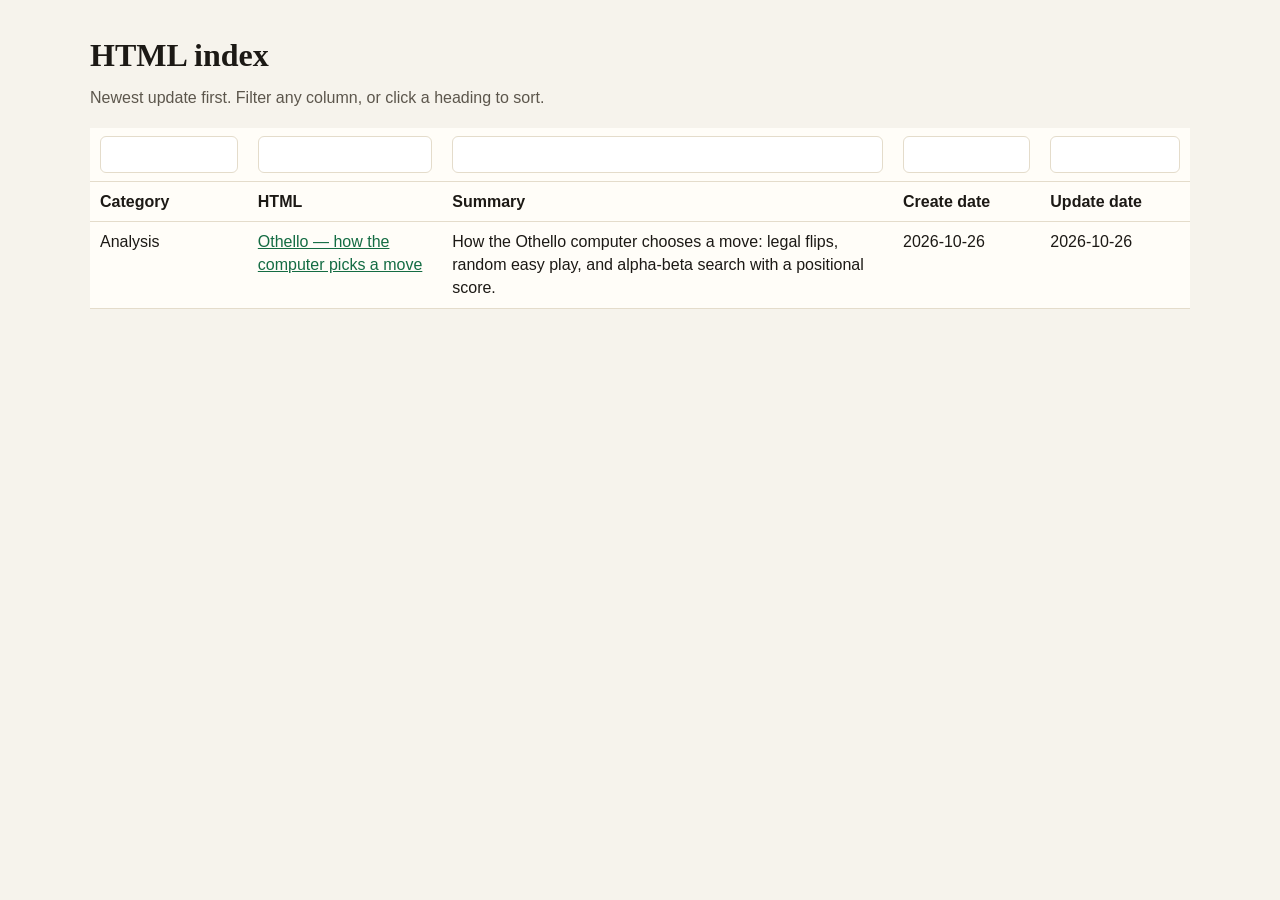
<file: index.html>
<!DOCTYPE html>
<html lang="en">
<head>
  <meta charset="utf-8">
  <meta name="viewport" content="width=device-width, initial-scale=1">
  <title>HTML index</title>
  <style>
    :root { color-scheme: light; }
    body {
      margin: 0;
      font: 16px/1.45 "Segoe UI", "Helvetica Neue", sans-serif;
      color: #1c1915;
      background: #f6f3ec;
    }
    main { max-width: 1100px; margin: 0 auto; padding: 32px 20px 48px; }
    h1 { font-family: Georgia, serif; font-weight: 600; margin: 0 0 8px; }
    p.note { margin: 0 0 18px; color: #5c564c; }
    table { width: 100%; border-collapse: collapse; background: #fffdf8; }
    th, td { border-bottom: 1px solid #e4dccb; padding: 8px 10px; text-align: left; vertical-align: top; }
    th { cursor: pointer; user-select: none; }
    th button {
      all: unset;
      cursor: pointer;
      font-weight: 700;
    }
    input {
      width: 100%;
      box-sizing: border-box;
      padding: 6px 8px;
      border: 1px solid #e4dccb;
      border-radius: 6px;
      font: inherit;
    }
    a { color: #146c43; }
    .filters th { cursor: default; font-weight: 400; }
  </style>
</head>
<body>
  <main>
    <h1>HTML index</h1>
    <p class="note">Newest update first. Filter any column, or click a heading to sort.</p>
    <table id="pages">
      <thead>
        <tr class="filters">
          <th><input aria-label="Filter category" data-col="0"></th>
          <th><input aria-label="Filter HTML" data-col="1"></th>
          <th><input aria-label="Filter summary" data-col="2"></th>
          <th><input aria-label="Filter create date" data-col="3"></th>
          <th><input aria-label="Filter update date" data-col="4"></th>
        </tr>
        <tr>
          <th><button type="button" data-sort="0">Category</button></th>
          <th><button type="button" data-sort="1">HTML</button></th>
          <th><button type="button" data-sort="2">Summary</button></th>
          <th><button type="button" data-sort="3">Create date</button></th>
          <th><button type="button" data-sort="4">Update date</button></th>
        </tr>
      </thead>
      <tbody>
        <tr>
          <td>Analysis</td>
          <td><a href="othello-best-move.html">Othello — how the computer picks a move</a></td>
          <td>How the Othello computer chooses a move: legal flips, random easy play, and alpha-beta search with a positional score.</td>
          <td>2026-10-26</td>
          <td>2026-10-26</td>
        </tr>
      </tbody>
    </table>
  </main>
  <script>
    const table = document.getElementById("pages");
    const tbody = table.tBodies[0];
    const filters = [...table.querySelectorAll("input[data-col]")];
    let sortCol = 4;
    let sortAsc = false;

    function cellText(row, col) {
      return row.cells[col].textContent.trim().toLowerCase();
    }

    function apply() {
      const rows = [...tbody.rows];
      const terms = filters.map((input) => input.value.trim().toLowerCase());
      rows.sort((a, b) => {
        const left = cellText(a, sortCol);
        const right = cellText(b, sortCol);
        const order = left < right ? -1 : left > right ? 1 : 0;
        return sortAsc ? order : -order;
      });
      for (const row of rows) {
        const visible = terms.every((term, index) => !term || cellText(row, index).includes(term));
        row.hidden = !visible;
        tbody.append(row);
      }
    }

    filters.forEach((input) => input.addEventListener("input", apply));
    table.querySelectorAll("button[data-sort]").forEach((button) => {
      button.addEventListener("click", () => {
        const col = Number(button.dataset.sort);
        if (sortCol === col) {
          sortAsc = !sortAsc;
        } else {
          sortCol = col;
          sortAsc = col >= 3 ? false : true;
        }
        apply();
      });
    });
    apply();
  </script>
</body>
</html>
</file>
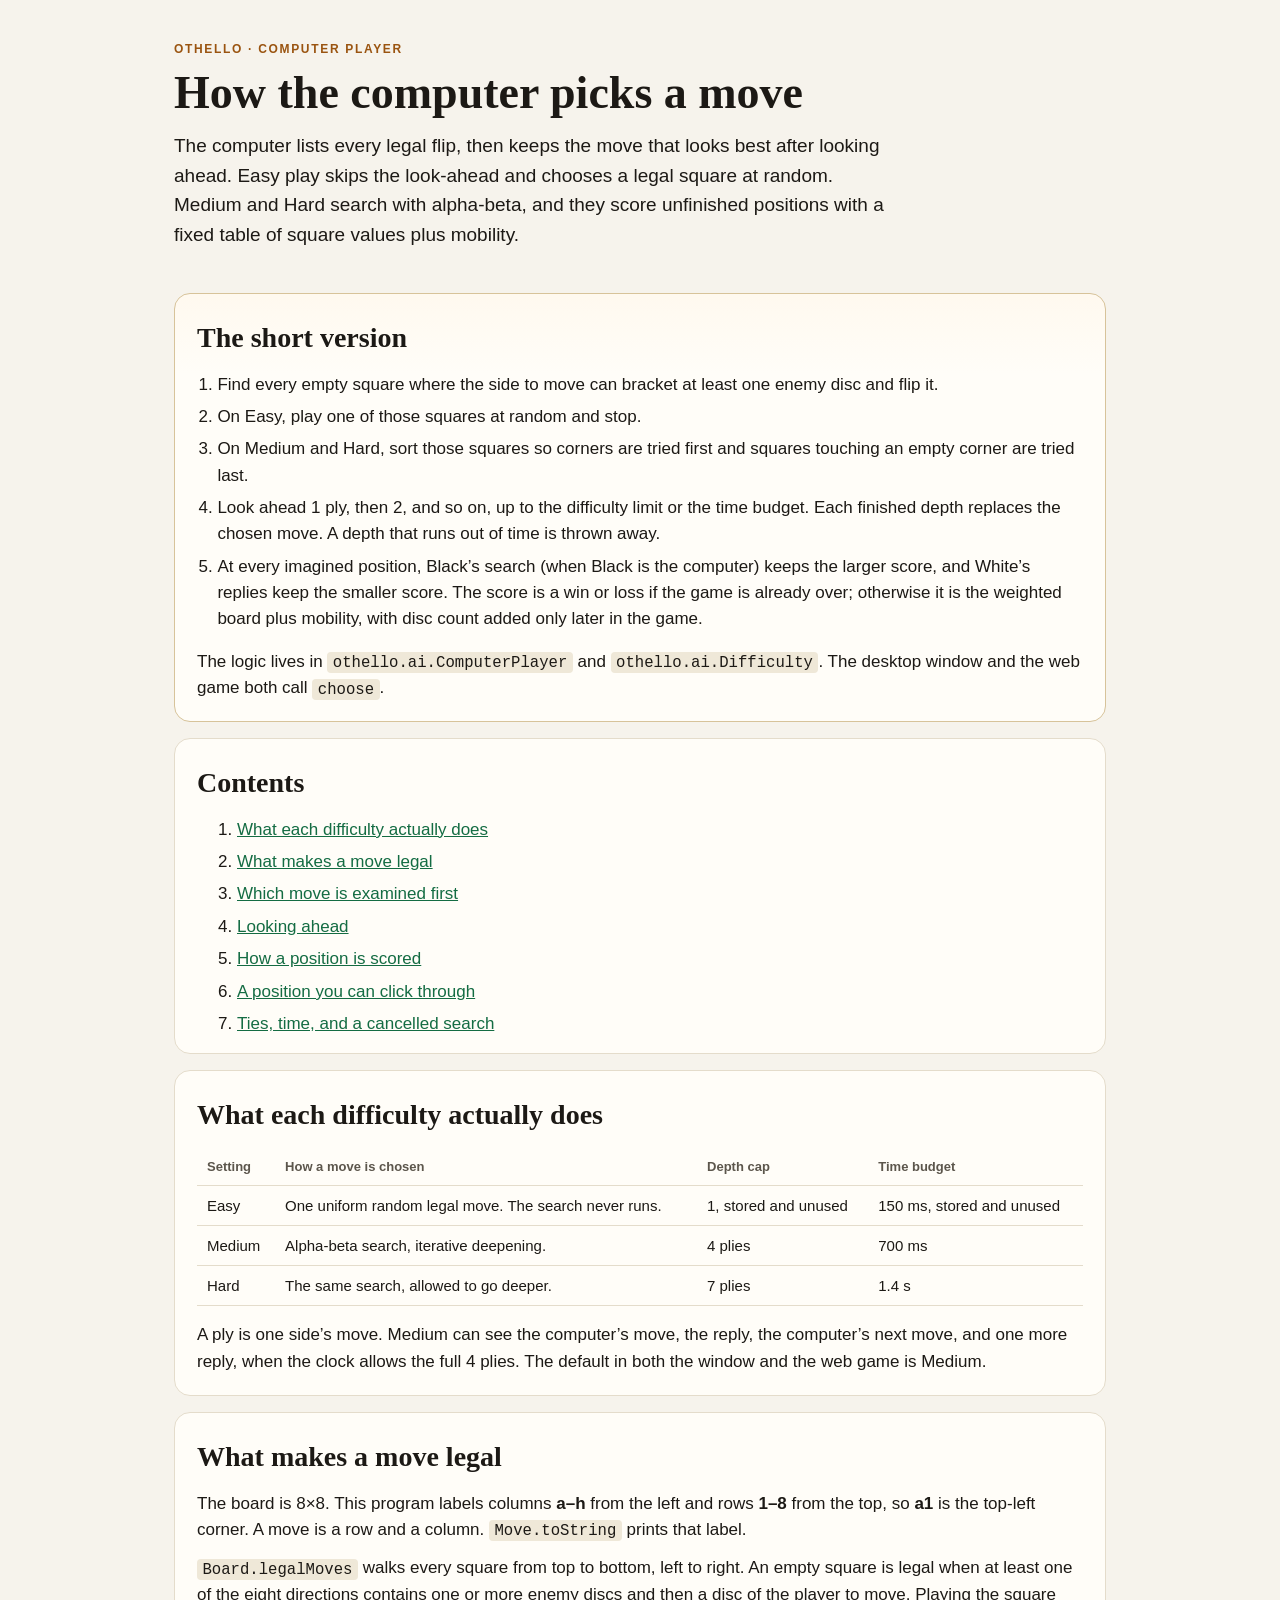
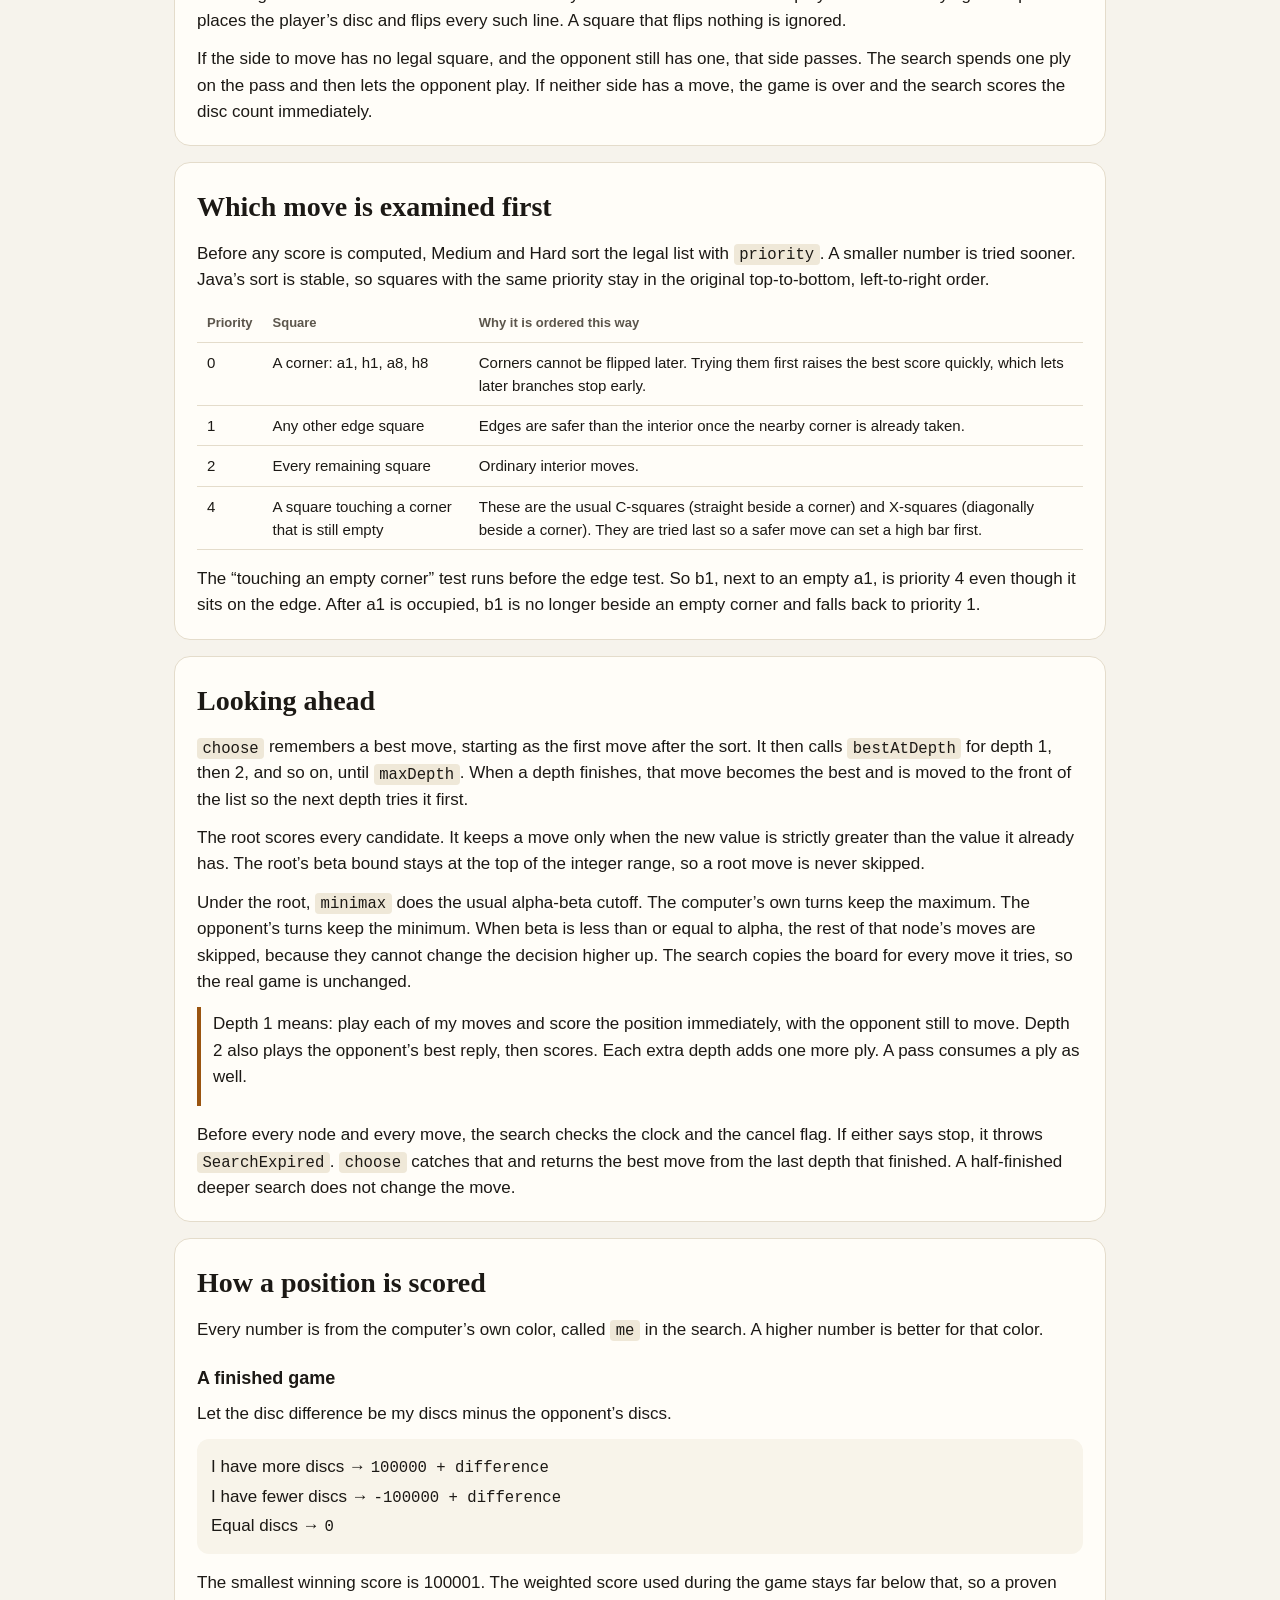
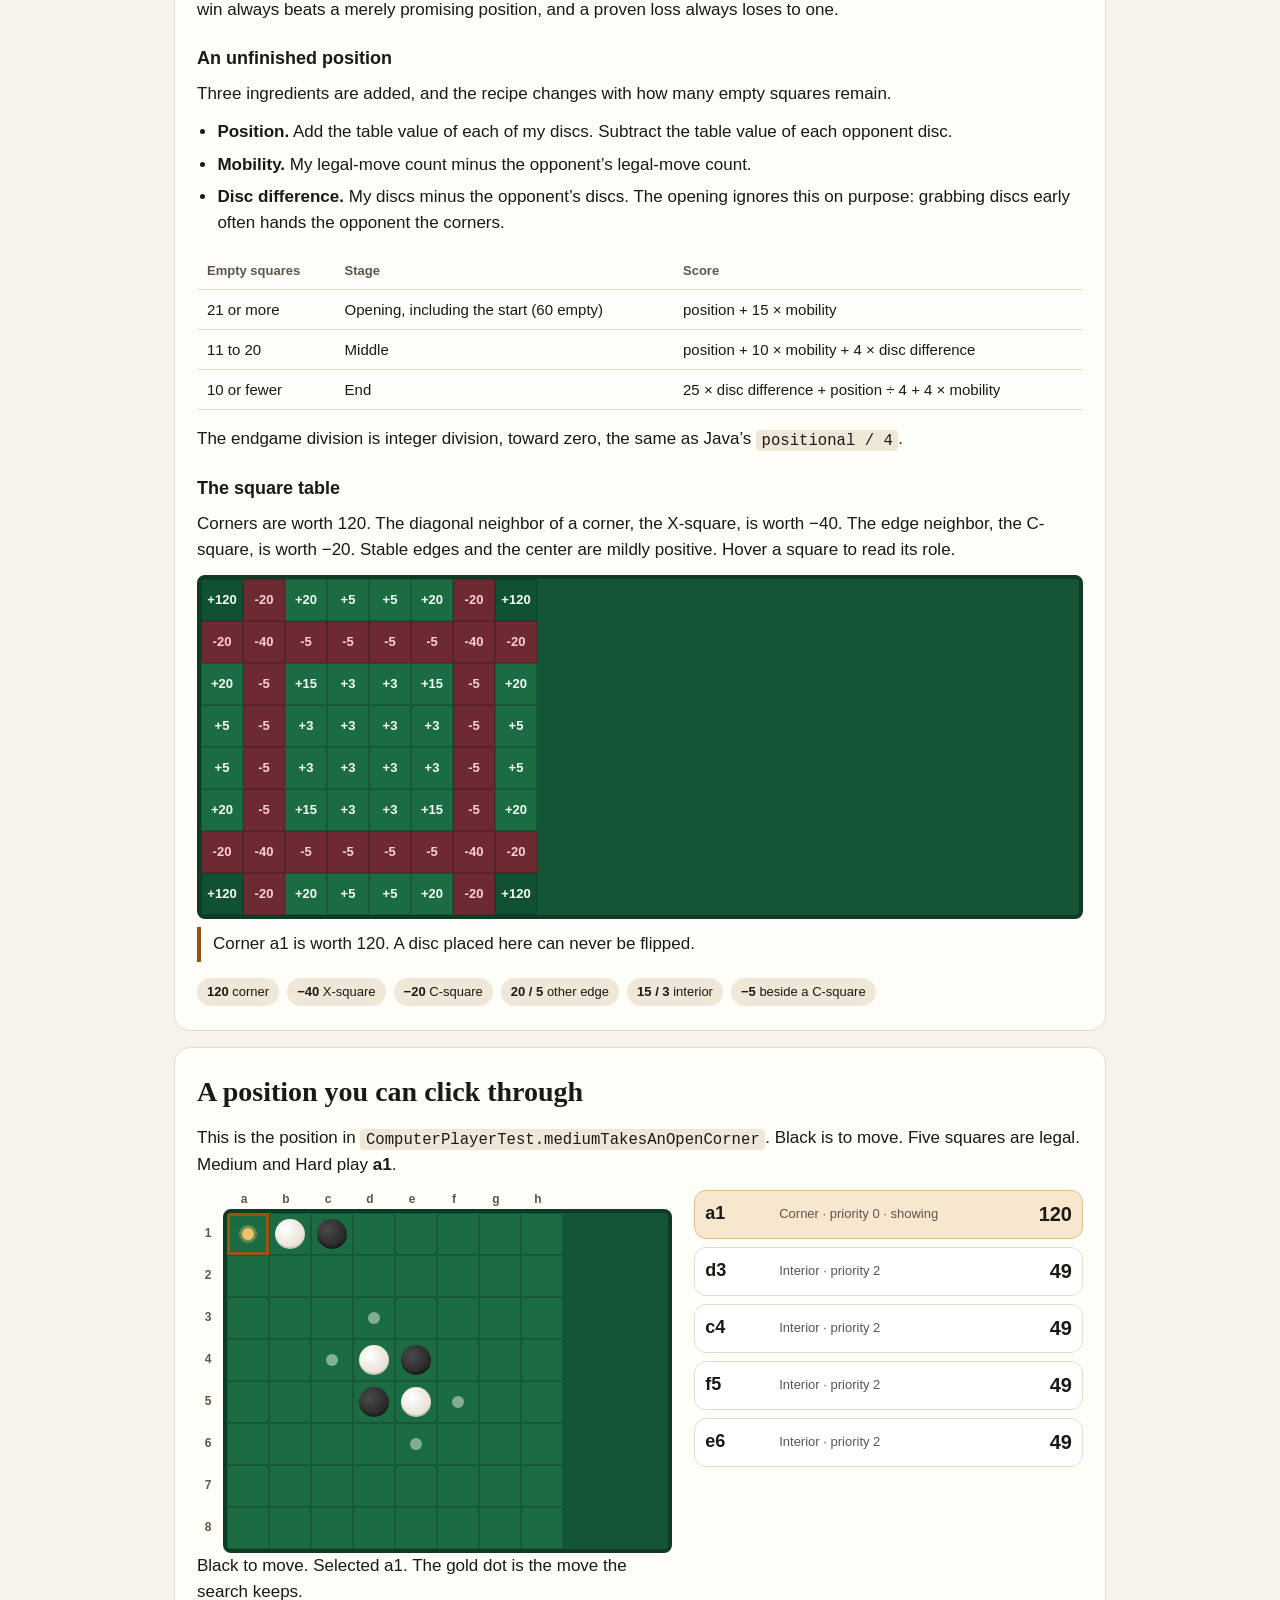
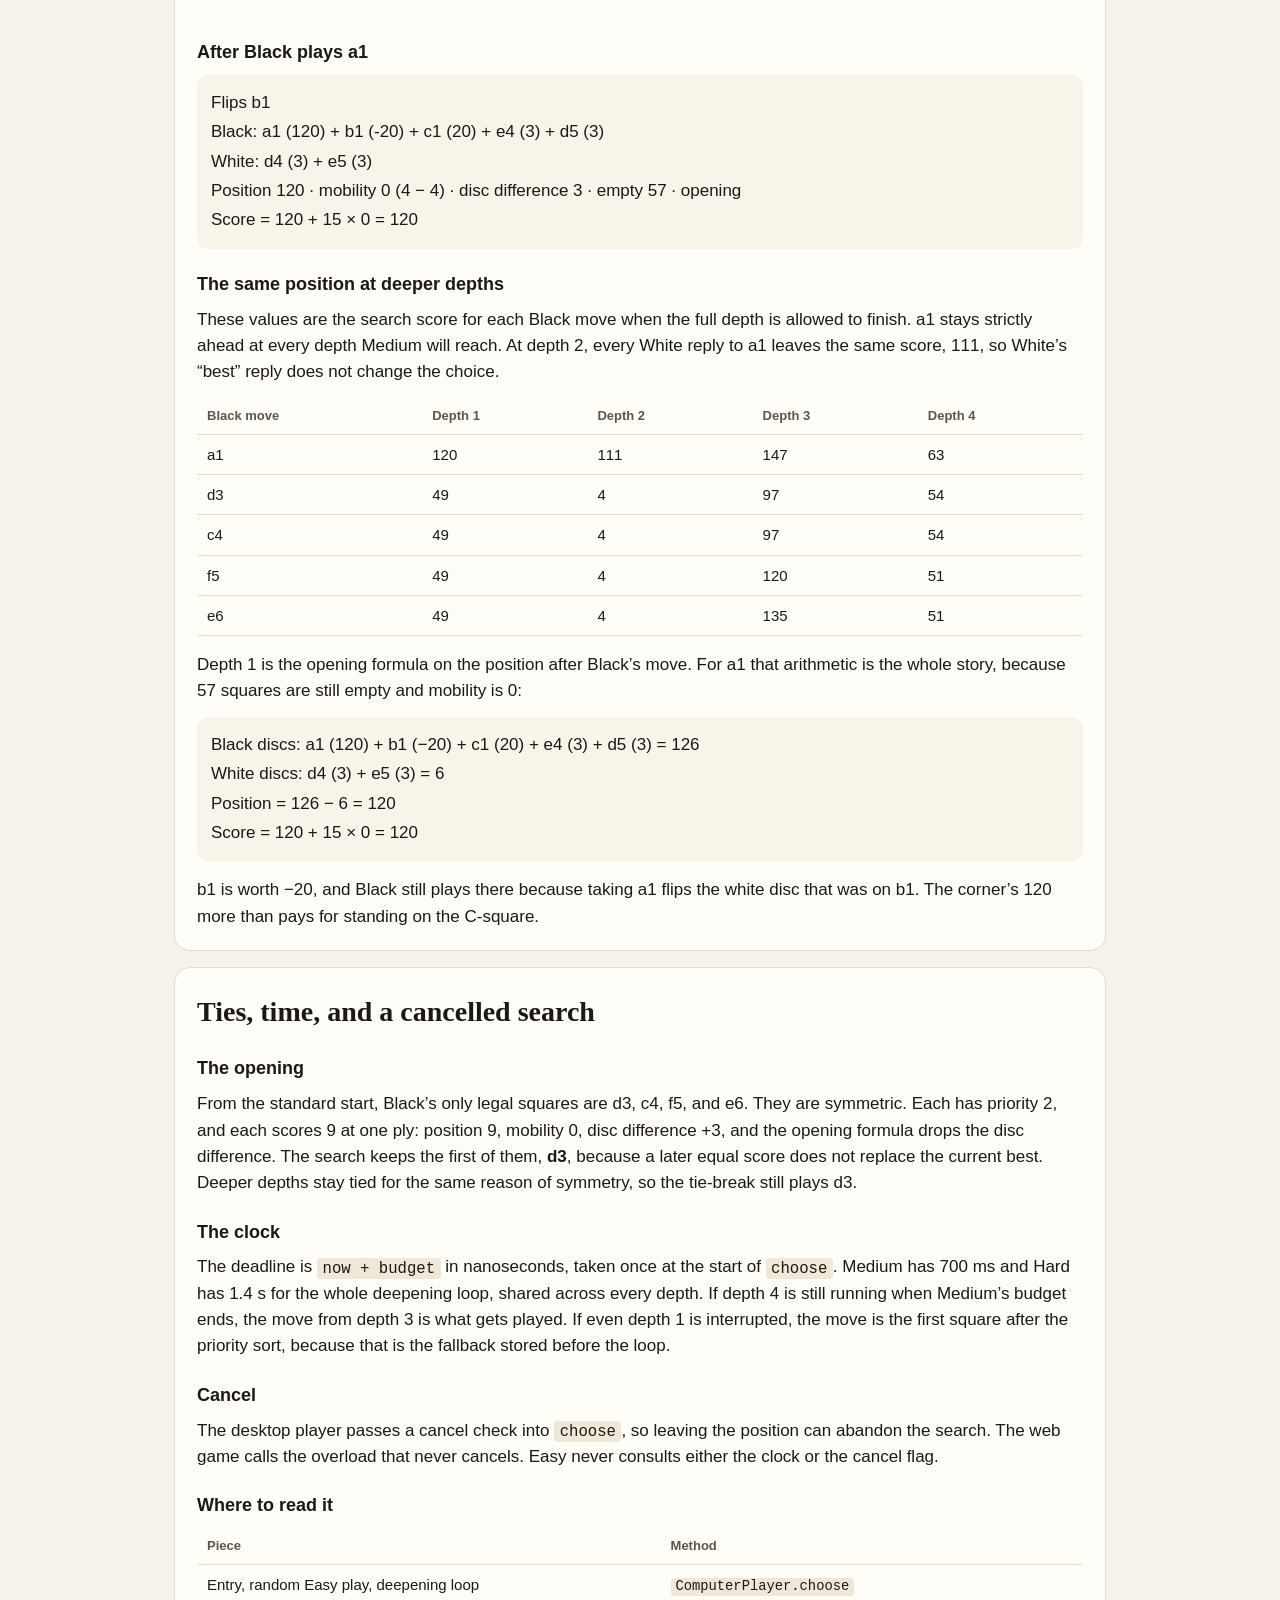
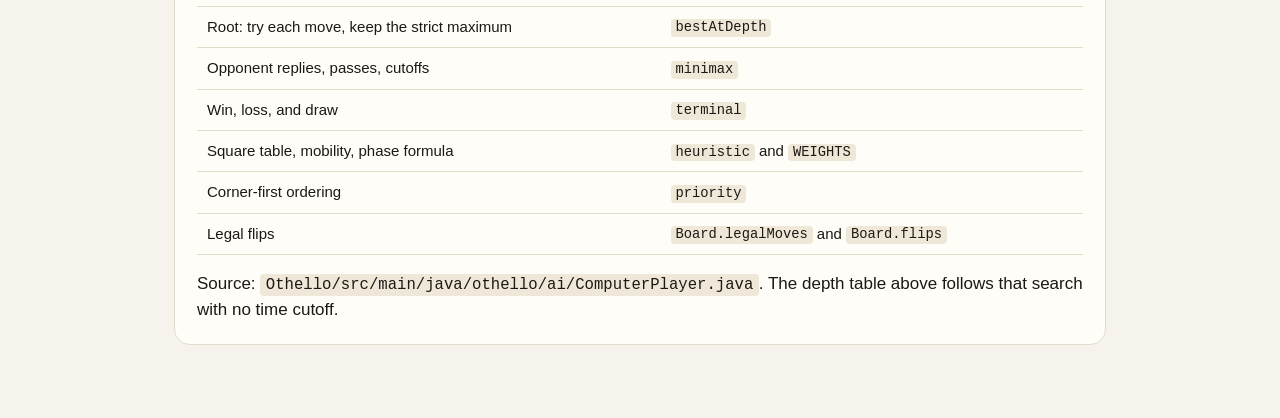
<file: othello-best-move.html>
<!DOCTYPE html>
<html lang="en">
<head>
  <meta charset="utf-8">
  <meta name="viewport" content="width=device-width, initial-scale=1">
  <title>Othello — how the computer picks a move</title>
  <!-- created: 2026-10-26 -->
  <!-- updated: 2026-10-26 -->
  <style>
    :root {
      --ink: #1c1915;
      --muted: #5c564c;
      --paper: #f6f3ec;
      --card: #fffdf8;
      --line: #e4dccb;
      --felt: #1b6b43;
      --felt-dark: #145536;
      --black: #171717;
      --white: #f7f3ea;
      --amber: #9a5410;
      --amber-bg: #f8e7cf;
      --good: #146c43;
      --bad: #8f2d2d;
      --chip: #efe8d8;
    }
    * { box-sizing: border-box; }
    html { scroll-behavior: smooth; }
    body {
      margin: 0;
      color: var(--ink);
      background:
        radial-gradient(1200px 480px at 10% -10%, #efe4cc 0%, transparent 60%),
        var(--paper);
      font: 17px/1.55 "Segoe UI", "Helvetica Neue", sans-serif;
    }
    a { color: var(--good); }
    header.page {
      max-width: 980px;
      margin: 0 auto;
      padding: 40px 24px 8px;
    }
    header.page p.kicker {
      margin: 0 0 8px;
      letter-spacing: 0.14em;
      text-transform: uppercase;
      font-size: 12px;
      color: var(--amber);
      font-weight: 700;
    }
    h1 {
      font-family: Georgia, "Iowan Old Style", serif;
      font-weight: 600;
      font-size: clamp(32px, 5vw, 46px);
      line-height: 1.15;
      margin: 0 0 12px;
    }
    h2 {
      font-family: Georgia, "Iowan Old Style", serif;
      font-weight: 600;
      font-size: 28px;
      margin: 0 0 12px;
    }
    h3 { margin: 22px 0 8px; font-size: 18px; }
    p { margin: 0 0 12px; }
    .lede { font-size: 19px; max-width: 68ch; }
    main {
      max-width: 980px;
      margin: 0 auto;
      padding: 8px 24px 64px;
    }
    section {
      background: var(--card);
      border: 1px solid var(--line);
      border-radius: 16px;
      padding: 22px 22px 8px;
      margin: 16px 0;
    }
    .answer {
      border-color: #d7c39a;
      background: linear-gradient(180deg, #fff9ef, var(--card) 80px);
    }
    ol.steps, ul { margin: 8px 0 16px; padding-left: 1.2em; }
    li { margin: 6px 0; }
    code, .mono {
      font-family: "SFMono-Regular", ui-monospace, Consolas, monospace;
      font-size: 0.92em;
    }
    code {
      background: var(--chip);
      padding: 0.1em 0.35em;
      border-radius: 4px;
    }
    table.data {
      width: 100%;
      border-collapse: collapse;
      margin: 8px 0 16px;
      font-size: 15px;
    }
    table.data th, table.data td {
      text-align: left;
      padding: 8px 10px;
      border-bottom: 1px solid var(--line);
      vertical-align: top;
    }
    table.data th { color: var(--muted); font-weight: 650; font-size: 13px; }
    .grid-2 {
      display: grid;
      grid-template-columns: 1.1fr 0.9fr;
      gap: 22px;
      align-items: start;
    }
    @media (max-width: 800px) {
      .grid-2 { grid-template-columns: 1fr; }
    }
    .board-wrap { display: inline-block; }
    .coords {
      display: grid;
      grid-template-columns: 22px auto;
      gap: 4px;
      align-items: center;
    }
    .files, .ranks {
      display: grid;
      color: var(--muted);
      font-size: 12px;
      font-weight: 700;
    }
    .files { grid-template-columns: repeat(8, 42px); text-align: center; margin-left: 26px; }
    .ranks { grid-template-rows: repeat(8, 42px); align-items: center; justify-items: center; }
    .board {
      display: grid;
      grid-template-columns: repeat(8, 42px);
      grid-template-rows: repeat(8, 42px);
      background: var(--felt-dark);
      border: 4px solid #0e3b26;
      border-radius: 8px;
      overflow: hidden;
    }
    .sq {
      width: 42px;
      height: 42px;
      background: var(--felt);
      border: 1px solid rgba(0,0,0,0.18);
      display: grid;
      place-items: center;
      position: relative;
      padding: 0;
      font: inherit;
      color: inherit;
    }
    button.sq { cursor: pointer; }
    button.sq:hover { background: #228655; }
    button.sq.picked { outline: 3px solid var(--amber); outline-offset: -3px; }
    .disc {
      width: 30px;
      height: 30px;
      border-radius: 50%;
      box-shadow: inset 0 -3px 0 rgba(0,0,0,0.25);
    }
    .disc.B { background: radial-gradient(circle at 35% 35%, #4a4a4a, var(--black)); }
    .disc.W { background: radial-gradient(circle at 35% 35%, #fff, #ddd4c2); box-shadow: inset 0 -2px 0 rgba(0,0,0,0.12); }
    .hint {
      width: 12px;
      height: 12px;
      border-radius: 50%;
      background: rgba(255,255,255,0.45);
    }
    .hint.best { background: #f0c36a; box-shadow: 0 0 0 3px rgba(240,195,106,0.35); }
    .weights .sq {
      font-size: 13px;
      font-weight: 700;
      color: #f4fff8;
      cursor: default;
    }
    .weights .sq.neg { color: #ffd0d0; background: #6d2a32; }
    .weights .sq.pos { background: #1b6b43; }
    .weights .sq.hot { background: #0f5132; }
    .weights .sq:hover { filter: brightness(1.15); }
    .legend { display: flex; flex-wrap: wrap; gap: 8px; margin: 8px 0 16px; }
    .tag {
      background: var(--chip);
      border-radius: 999px;
      padding: 4px 10px;
      font-size: 13px;
    }
    .tag strong { font-variant-numeric: tabular-nums; }
    .cards { display: grid; gap: 8px; }
    .move-card {
      display: grid;
      grid-template-columns: 64px 1fr auto;
      gap: 10px;
      align-items: center;
      width: 100%;
      text-align: left;
      border: 1px solid var(--line);
      background: #fff;
      border-radius: 12px;
      padding: 8px 10px;
      cursor: pointer;
      font: inherit;
      color: inherit;
    }
    .move-card.best {
      border-color: #e2c089;
      background: var(--amber-bg);
    }
    .move-card .name { font-weight: 750; font-size: 18px; }
    .move-card .sub { color: var(--muted); font-size: 13px; }
    .score {
      font-variant-numeric: tabular-nums;
      font-weight: 750;
      font-size: 20px;
    }
    .math {
      background: #f8f4ea;
      border-radius: 12px;
      padding: 12px 14px;
      margin: 8px 0 16px;
      font-variant-numeric: tabular-nums;
    }
    .math div { margin: 3px 0; }
    .callout {
      border-left: 4px solid var(--amber);
      padding: 4px 0 4px 12px;
      margin: 8px 0 16px;
      color: var(--ink);
    }
    nav.toc ol { margin: 0 0 8px; }
    footer.note { color: var(--muted); font-size: 14px; margin-top: 8px; }
  </style>
</head>
<body>
  <header class="page">
    <p class="kicker">Othello · computer player</p>
    <h1>How the computer picks a move</h1>
    <p class="lede">The computer lists every legal flip, then keeps the move that looks best after looking ahead. Easy play skips the look-ahead and chooses a legal square at random. Medium and Hard search with alpha-beta, and they score unfinished positions with a fixed table of square values plus mobility.</p>
  </header>
  <main>
    <section class="answer" id="answer">
      <h2>The short version</h2>
      <ol class="steps">
        <li>Find every empty square where the side to move can bracket at least one enemy disc and flip it.</li>
        <li>On Easy, play one of those squares at random and stop.</li>
        <li>On Medium and Hard, sort those squares so corners are tried first and squares touching an empty corner are tried last.</li>
        <li>Look ahead 1 ply, then 2, and so on, up to the difficulty limit or the time budget. Each finished depth replaces the chosen move. A depth that runs out of time is thrown away.</li>
        <li>At every imagined position, Black’s search (when Black is the computer) keeps the larger score, and White’s replies keep the smaller score. The score is a win or loss if the game is already over; otherwise it is the weighted board plus mobility, with disc count added only later in the game.</li>
      </ol>
      <p>The logic lives in <code>othello.ai.ComputerPlayer</code> and <code>othello.ai.Difficulty</code>. The desktop window and the web game both call <code>choose</code>.</p>
    </section>

    <section id="contents">
      <h2>Contents</h2>
      <nav class="toc">
        <ol>
          <li><a href="#difficulty">What each difficulty actually does</a></li>
          <li><a href="#legal">What makes a move legal</a></li>
          <li><a href="#order">Which move is examined first</a></li>
          <li><a href="#search">Looking ahead</a></li>
          <li><a href="#score">How a position is scored</a></li>
          <li><a href="#example">A position you can click through</a></li>
          <li><a href="#ties">Ties, time, and a cancelled search</a></li>
        </ol>
      </nav>
    </section>

    <section id="difficulty">
      <h2>What each difficulty actually does</h2>
      <table class="data">
        <thead>
          <tr>
            <th>Setting</th>
            <th>How a move is chosen</th>
            <th>Depth cap</th>
            <th>Time budget</th>
          </tr>
        </thead>
        <tbody>
          <tr>
            <td>Easy</td>
            <td>One uniform random legal move. The search never runs.</td>
            <td>1, stored and unused</td>
            <td>150 ms, stored and unused</td>
          </tr>
          <tr>
            <td>Medium</td>
            <td>Alpha-beta search, iterative deepening.</td>
            <td>4 plies</td>
            <td>700 ms</td>
          </tr>
          <tr>
            <td>Hard</td>
            <td>The same search, allowed to go deeper.</td>
            <td>7 plies</td>
            <td>1.4 s</td>
          </tr>
        </tbody>
      </table>
      <p>A ply is one side’s move. Medium can see the computer’s move, the reply, the computer’s next move, and one more reply, when the clock allows the full 4 plies. The default in both the window and the web game is Medium.</p>
    </section>

    <section id="legal">
      <h2>What makes a move legal</h2>
      <p>The board is 8×8. This program labels columns <strong>a–h</strong> from the left and rows <strong>1–8</strong> from the top, so <strong>a1</strong> is the top-left corner. A move is a row and a column. <code>Move.toString</code> prints that label.</p>
      <p><code>Board.legalMoves</code> walks every square from top to bottom, left to right. An empty square is legal when at least one of the eight directions contains one or more enemy discs and then a disc of the player to move. Playing the square places the player’s disc and flips every such line. A square that flips nothing is ignored.</p>
      <p>If the side to move has no legal square, and the opponent still has one, that side passes. The search spends one ply on the pass and then lets the opponent play. If neither side has a move, the game is over and the search scores the disc count immediately.</p>
    </section>

    <section id="order">
      <h2>Which move is examined first</h2>
      <p>Before any score is computed, Medium and Hard sort the legal list with <code>priority</code>. A smaller number is tried sooner. Java’s sort is stable, so squares with the same priority stay in the original top-to-bottom, left-to-right order.</p>
      <table class="data">
        <thead>
          <tr><th>Priority</th><th>Square</th><th>Why it is ordered this way</th></tr>
        </thead>
        <tbody>
          <tr><td>0</td><td>A corner: a1, h1, a8, h8</td><td>Corners cannot be flipped later. Trying them first raises the best score quickly, which lets later branches stop early.</td></tr>
          <tr><td>1</td><td>Any other edge square</td><td>Edges are safer than the interior once the nearby corner is already taken.</td></tr>
          <tr><td>2</td><td>Every remaining square</td><td>Ordinary interior moves.</td></tr>
          <tr><td>4</td><td>A square touching a corner that is still empty</td><td>These are the usual C-squares (straight beside a corner) and X-squares (diagonally beside a corner). They are tried last so a safer move can set a high bar first.</td></tr>
        </tbody>
      </table>
      <p>The “touching an empty corner” test runs before the edge test. So b1, next to an empty a1, is priority 4 even though it sits on the edge. After a1 is occupied, b1 is no longer beside an empty corner and falls back to priority 1.</p>
    </section>

    <section id="search">
      <h2>Looking ahead</h2>
      <p><code>choose</code> remembers a best move, starting as the first move after the sort. It then calls <code>bestAtDepth</code> for depth 1, then 2, and so on, until <code>maxDepth</code>. When a depth finishes, that move becomes the best and is moved to the front of the list so the next depth tries it first.</p>
      <p>The root scores every candidate. It keeps a move only when the new value is strictly greater than the value it already has. The root’s beta bound stays at the top of the integer range, so a root move is never skipped.</p>
      <p>Under the root, <code>minimax</code> does the usual alpha-beta cutoff. The computer’s own turns keep the maximum. The opponent’s turns keep the minimum. When beta is less than or equal to alpha, the rest of that node’s moves are skipped, because they cannot change the decision higher up. The search copies the board for every move it tries, so the real game is unchanged.</p>
      <div class="callout">
        <p>Depth 1 means: play each of my moves and score the position immediately, with the opponent still to move. Depth 2 also plays the opponent’s best reply, then scores. Each extra depth adds one more ply. A pass consumes a ply as well.</p>
      </div>
      <p>Before every node and every move, the search checks the clock and the cancel flag. If either says stop, it throws <code>SearchExpired</code>. <code>choose</code> catches that and returns the best move from the last depth that finished. A half-finished deeper search does not change the move.</p>
    </section>

    <section id="score">
      <h2>How a position is scored</h2>
      <p>Every number is from the computer’s own color, called <code>me</code> in the search. A higher number is better for that color.</p>
      <h3>A finished game</h3>
      <p>Let the disc difference be my discs minus the opponent’s discs.</p>
      <div class="math">
        <div>I have more discs → <span class="mono">100000 + difference</span></div>
        <div>I have fewer discs → <span class="mono">-100000 + difference</span></div>
        <div>Equal discs → <span class="mono">0</span></div>
      </div>
      <p>The smallest winning score is 100001. The weighted score used during the game stays far below that, so a proven win always beats a merely promising position, and a proven loss always loses to one.</p>
      <h3>An unfinished position</h3>
      <p>Three ingredients are added, and the recipe changes with how many empty squares remain.</p>
      <ul>
        <li><strong>Position.</strong> Add the table value of each of my discs. Subtract the table value of each opponent disc.</li>
        <li><strong>Mobility.</strong> My legal-move count minus the opponent’s legal-move count.</li>
        <li><strong>Disc difference.</strong> My discs minus the opponent’s discs. The opening ignores this on purpose: grabbing discs early often hands the opponent the corners.</li>
      </ul>
      <table class="data">
        <thead>
          <tr><th>Empty squares</th><th>Stage</th><th>Score</th></tr>
        </thead>
        <tbody>
          <tr><td>21 or more</td><td>Opening, including the start (60 empty)</td><td>position + 15 × mobility</td></tr>
          <tr><td>11 to 20</td><td>Middle</td><td>position + 10 × mobility + 4 × disc difference</td></tr>
          <tr><td>10 or fewer</td><td>End</td><td>25 × disc difference + position ÷ 4 + 4 × mobility</td></tr>
        </tbody>
      </table>
      <p>The endgame division is integer division, toward zero, the same as Java’s <code>positional / 4</code>.</p>
      <h3>The square table</h3>
      <p>Corners are worth 120. The diagonal neighbor of a corner, the X-square, is worth −40. The edge neighbor, the C-square, is worth −20. Stable edges and the center are mildly positive. Hover a square to read its role.</p>
      <div class="board-wrap weights" id="weight-board"></div>
      <p id="weight-caption" class="callout">Corner a1 is worth 120. A disc placed here can never be flipped.</p>
      <div class="legend">
        <span class="tag"><strong>120</strong> corner</span>
        <span class="tag"><strong>−40</strong> X-square</span>
        <span class="tag"><strong>−20</strong> C-square</span>
        <span class="tag"><strong>20 / 5</strong> other edge</span>
        <span class="tag"><strong>15 / 3</strong> interior</span>
        <span class="tag"><strong>−5</strong> beside a C-square</span>
      </div>
    </section>

    <section id="example">
      <h2>A position you can click through</h2>
      <p>This is the position in <code>ComputerPlayerTest.mediumTakesAnOpenCorner</code>. Black is to move. Five squares are legal. Medium and Hard play <strong>a1</strong>.</p>
      <div class="grid-2">
        <div>
          <div class="files" aria-hidden="true"><span>a</span><span>b</span><span>c</span><span>d</span><span>e</span><span>f</span><span>g</span><span>h</span></div>
          <div class="coords">
            <div class="ranks" id="ex-ranks" aria-hidden="true"></div>
            <div class="board" id="example-board" role="grid" aria-label="Example position"></div>
          </div>
          <p id="board-caption">Black to move. Dots are legal squares. The gold dot is a1, the move the search keeps.</p>
        </div>
        <div>
          <div class="cards" id="move-cards"></div>
        </div>
      </div>
      <h3 id="breakdown-title">After Black plays a1</h3>
      <div class="math" id="breakdown"></div>
      <h3>The same position at deeper depths</h3>
      <p>These values are the search score for each Black move when the full depth is allowed to finish. a1 stays strictly ahead at every depth Medium will reach. At depth 2, every White reply to a1 leaves the same score, 111, so White’s “best” reply does not change the choice.</p>
      <table class="data">
        <thead>
          <tr>
            <th>Black move</th>
            <th>Depth 1</th>
            <th>Depth 2</th>
            <th>Depth 3</th>
            <th>Depth 4</th>
          </tr>
        </thead>
        <tbody>
          <tr><td>a1</td><td>120</td><td>111</td><td>147</td><td>63</td></tr>
          <tr><td>d3</td><td>49</td><td>4</td><td>97</td><td>54</td></tr>
          <tr><td>c4</td><td>49</td><td>4</td><td>97</td><td>54</td></tr>
          <tr><td>f5</td><td>49</td><td>4</td><td>120</td><td>51</td></tr>
          <tr><td>e6</td><td>49</td><td>4</td><td>135</td><td>51</td></tr>
        </tbody>
      </table>
      <p>Depth 1 is the opening formula on the position after Black’s move. For a1 that arithmetic is the whole story, because 57 squares are still empty and mobility is 0:</p>
      <div class="math">
        <div>Black discs: a1 (120) + b1 (−20) + c1 (20) + e4 (3) + d5 (3) = 126</div>
        <div>White discs: d4 (3) + e5 (3) = 6</div>
        <div>Position = 126 − 6 = 120</div>
        <div>Score = 120 + 15 × 0 = 120</div>
      </div>
      <p>b1 is worth −20, and Black still plays there because taking a1 flips the white disc that was on b1. The corner’s 120 more than pays for standing on the C-square.</p>
    </section>

    <section id="ties">
      <h2>Ties, time, and a cancelled search</h2>
      <h3>The opening</h3>
      <p>From the standard start, Black’s only legal squares are d3, c4, f5, and e6. They are symmetric. Each has priority 2, and each scores 9 at one ply: position 9, mobility 0, disc difference +3, and the opening formula drops the disc difference. The search keeps the first of them, <strong>d3</strong>, because a later equal score does not replace the current best. Deeper depths stay tied for the same reason of symmetry, so the tie-break still plays d3.</p>
      <h3>The clock</h3>
      <p>The deadline is <code>now + budget</code> in nanoseconds, taken once at the start of <code>choose</code>. Medium has 700 ms and Hard has 1.4 s for the whole deepening loop, shared across every depth. If depth 4 is still running when Medium’s budget ends, the move from depth 3 is what gets played. If even depth 1 is interrupted, the move is the first square after the priority sort, because that is the fallback stored before the loop.</p>
      <h3>Cancel</h3>
      <p>The desktop player passes a cancel check into <code>choose</code>, so leaving the position can abandon the search. The web game calls the overload that never cancels. Easy never consults either the clock or the cancel flag.</p>
      <h3>Where to read it</h3>
      <table class="data">
        <thead><tr><th>Piece</th><th>Method</th></tr></thead>
        <tbody>
          <tr><td>Entry, random Easy play, deepening loop</td><td><code>ComputerPlayer.choose</code></td></tr>
          <tr><td>Root: try each move, keep the strict maximum</td><td><code>bestAtDepth</code></td></tr>
          <tr><td>Opponent replies, passes, cutoffs</td><td><code>minimax</code></td></tr>
          <tr><td>Win, loss, and draw</td><td><code>terminal</code></td></tr>
          <tr><td>Square table, mobility, phase formula</td><td><code>heuristic</code> and <code>WEIGHTS</code></td></tr>
          <tr><td>Corner-first ordering</td><td><code>priority</code></td></tr>
          <tr><td>Legal flips</td><td><code>Board.legalMoves</code> and <code>Board.flips</code></td></tr>
        </tbody>
      </table>
      <p class="note">Source: <code>Othello/src/main/java/othello/ai/ComputerPlayer.java</code>. The depth table above follows that search with no time cutoff.</p>
    </section>
  </main>
  <script>
    const WEIGHTS = [
      [120, -20, 20,  5,  5, 20, -20, 120],
      [-20, -40, -5, -5, -5, -5, -40, -20],
      [ 20,  -5, 15,  3,  3, 15,  -5,  20],
      [  5,  -5,  3,  3,  3,  3,  -5,   5],
      [  5,  -5,  3,  3,  3,  3,  -5,   5],
      [ 20,  -5, 15,  3,  3, 15,  -5,  20],
      [-20, -40, -5, -5, -5, -5, -40, -20],
      [120, -20, 20,  5,  5, 20, -20, 120]
    ];
    const DIRS = [[-1,-1],[-1,0],[-1,1],[0,-1],[0,1],[1,-1],[1,0],[1,1]];
    const ROLES = {
      "120": "Corner. A disc here stays put for the rest of the game.",
      "-40": "X-square, diagonally beside a corner. Giving this square away often gives the corner away next.",
      "-20": "C-square, on the edge beside a corner. Same danger, slightly milder in the table.",
      "20": "Edge square, two steps from the corner.",
      "5": "Middle of an edge.",
      "15": "Inner square, useful once the edges are stable.",
      "3": "Center. A small, steady value.",
      "-5": "Just inside a C-square. Mildly bad while the corner is still open."
    };

    function label(row, col) {
      return String.fromCharCode(97 + col) + (row + 1);
    }

    function parse(text) {
      const cells = [...text].filter((ch) => ch === "." || ch === "B" || ch === "W");
      if (cells.length !== 64) throw new Error("board length " + cells.length);
      return cells.join("");
    }

    function flips(cells, row, col, player) {
      if (cells[row * 8 + col] !== ".") return [];
      const opp = player === "B" ? "W" : "B";
      const out = [];
      for (const [dr, dc] of DIRS) {
        const line = [];
        let r = row + dr;
        let c = col + dc;
        while (r >= 0 && c >= 0 && r < 8 && c < 8 && cells[r * 8 + c] === opp) {
          line.push(r * 8 + c);
          r += dr;
          c += dc;
        }
        if (line.length && r >= 0 && c >= 0 && r < 8 && c < 8 && cells[r * 8 + c] === player) {
          out.push(...line);
        }
      }
      return out;
    }

    function legal(cells, player) {
      const moves = [];
      for (let row = 0; row < 8; row++) {
        for (let col = 0; col < 8; col++) {
          if (flips(cells, row, col, player).length) moves.push([row, col]);
        }
      }
      return moves;
    }

    function apply(cells, row, col, player) {
      const next = cells.split("");
      for (const index of flips(cells, row, col, player)) next[index] = player;
      next[row * 8 + col] = player;
      return next.join("");
    }

    function positional(cells, me) {
      const opp = me === "B" ? "W" : "B";
      let score = 0;
      const mine = [];
      const theirs = [];
      for (let row = 0; row < 8; row++) {
        for (let col = 0; col < 8; col++) {
          const disc = cells[row * 8 + col];
          if (disc === me) {
            score += WEIGHTS[row][col];
            mine.push([label(row, col), WEIGHTS[row][col]]);
          } else if (disc === opp) {
            score -= WEIGHTS[row][col];
            theirs.push([label(row, col), WEIGHTS[row][col]]);
          }
        }
      }
      return { score, mine, theirs };
    }

    function heuristic(cells, me) {
      const opp = me === "B" ? "W" : "B";
      const pos = positional(cells, me);
      const myMoves = legal(cells, me).length;
      const oppMoves = legal(cells, opp).length;
      const mobility = myMoves - oppMoves;
      const diff = [...cells].filter((ch) => ch === me).length - [...cells].filter((ch) => ch === opp).length;
      const empty = [...cells].filter((ch) => ch === ".").length;
      let total;
      let phase;
      if (empty > 20) {
        total = pos.score + mobility * 15;
        phase = "opening";
      } else if (empty > 10) {
        total = pos.score + mobility * 10 + diff * 4;
        phase = "middle";
      } else {
        total = diff * 25 + Math.trunc(pos.score / 4) + mobility * 4;
        phase = "end";
      }
      return { total, phase, pos, mobility, myMoves, oppMoves, diff, empty };
    }

    function paintBoard(root, cells, options) {
      root.replaceChildren();
      const legalSet = new Set((options.hints || []).map(([r, c]) => r + "," + c));
      for (let row = 0; row < 8; row++) {
        for (let col = 0; col < 8; col++) {
          const button = document.createElement("button");
          button.type = "button";
          button.className = "sq";
          button.dataset.row = String(row);
          button.dataset.col = String(col);
          const key = row + "," + col;
          const disc = cells[row * 8 + col];
          if (disc === "B" || disc === "W") {
            const piece = document.createElement("span");
            piece.className = "disc " + disc;
            button.append(piece);
          } else if (legalSet.has(key)) {
            const hint = document.createElement("span");
            hint.className = "hint" + (options.best && options.best[0] === row && options.best[1] === col ? " best" : "");
            button.append(hint);
          }
          if (options.picked && options.picked[0] === row && options.picked[1] === col) {
            button.classList.add("picked");
          }
          button.setAttribute("aria-label", label(row, col) + (disc === "." ? " empty" : " " + (disc === "B" ? "black" : "white")));
          button.addEventListener("click", () => options.onPick && options.onPick(row, col));
          root.append(button);
        }
      }
    }

    const start = parse(`
      .WB.....
      ........
      ........
      ...WB...
      ...BW...
      ........
      ........
      ........
    `);
    const blackMoves = legal(start, "B");
    let picked = [0, 0];

    function show(move) {
      picked = move;
      const after = apply(start, move[0], move[1], "B");
      const info = heuristic(after, "B");
      paintBoard(document.getElementById("example-board"), start, {
        hints: blackMoves,
        best: [0, 0],
        picked: move,
        onPick(row, col) {
          if (flips(start, row, col, "B").length) show([row, col]);
        }
      });
      document.getElementById("board-caption").textContent =
        "Black to move. Selected " + label(move[0], move[1]) + ". The gold dot is the move the search keeps.";
      const cards = document.getElementById("move-cards");
      cards.replaceChildren();
      for (const candidate of blackMoves) {
        const scored = heuristic(apply(start, candidate[0], candidate[1], "B"), "B");
        const card = document.createElement("button");
        card.type = "button";
        card.className = "move-card" + (candidate[0] === 0 && candidate[1] === 0 ? " best" : "");
        if (candidate[0] === move[0] && candidate[1] === move[1]) card.classList.add("picked");
        card.innerHTML =
          '<div class="name">' + label(candidate[0], candidate[1]) + '</div>' +
          '<div class="sub">' + (candidate[0] === 0 ? "Corner · priority 0" : "Interior · priority 2") +
          (candidate[0] === move[0] && candidate[1] === move[1] ? " · showing" : "") + "</div>" +
          '<div class="score">' + scored.total + "</div>";
        card.addEventListener("click", () => show(candidate));
        cards.append(card);
      }
      const mine = info.pos.mine.map(([name, value]) => name + " (" + value + ")").join(" + ");
      const theirs = info.pos.theirs.map(([name, value]) => name + " (" + value + ")").join(" + ");
      const formula = info.phase === "opening"
        ? info.pos.score + " + 15 × " + info.mobility + " = " + info.total
        : String(info.total);
      document.getElementById("breakdown-title").textContent = "After Black plays " + label(move[0], move[1]);
      document.getElementById("breakdown").innerHTML =
        "<div>Flips " + flips(start, move[0], move[1], "B").map((i) => label(Math.floor(i / 8), i % 8)).join(", ") + "</div>" +
        "<div>Black: " + mine + "</div>" +
        "<div>White: " + theirs + "</div>" +
        "<div>Position " + info.pos.score + " · mobility " + info.mobility +
        " (" + info.myMoves + " − " + info.oppMoves + ") · disc difference " + info.diff +
        " · empty " + info.empty + " · " + info.phase + "</div>" +
        "<div>Score = " + formula + "</div>";
    }

    const ranks = document.getElementById("ex-ranks");
    for (let row = 1; row <= 8; row++) {
      const span = document.createElement("span");
      span.textContent = String(row);
      ranks.append(span);
    }

    const weightRoot = document.getElementById("weight-board");
    weightRoot.className = "board weights";
    const caption = document.getElementById("weight-caption");
    for (let row = 0; row < 8; row++) {
      for (let col = 0; col < 8; col++) {
        const value = WEIGHTS[row][col];
        const cell = document.createElement("div");
        cell.className = "sq " + (value < 0 ? "neg" : value >= 120 ? "hot" : "pos");
        cell.textContent = value > 0 ? "+" + value : String(value);
        cell.tabIndex = 0;
        const text = label(row, col) + " is worth " + value + ". " + (ROLES[String(value)] || "");
        cell.addEventListener("mouseenter", () => { caption.textContent = text; });
        cell.addEventListener("focus", () => { caption.textContent = text; });
        weightRoot.append(cell);
      }
    }

    show([0, 0]);
    const check = heuristic(apply(start, 0, 0, "B"), "B").total;
    if (check !== 120) {
      document.getElementById("breakdown").insertAdjacentHTML("afterbegin", "<div>Score check failed: a1 scored " + check + ".</div>");
    }
  </script>
</body>
</html>
</file>
